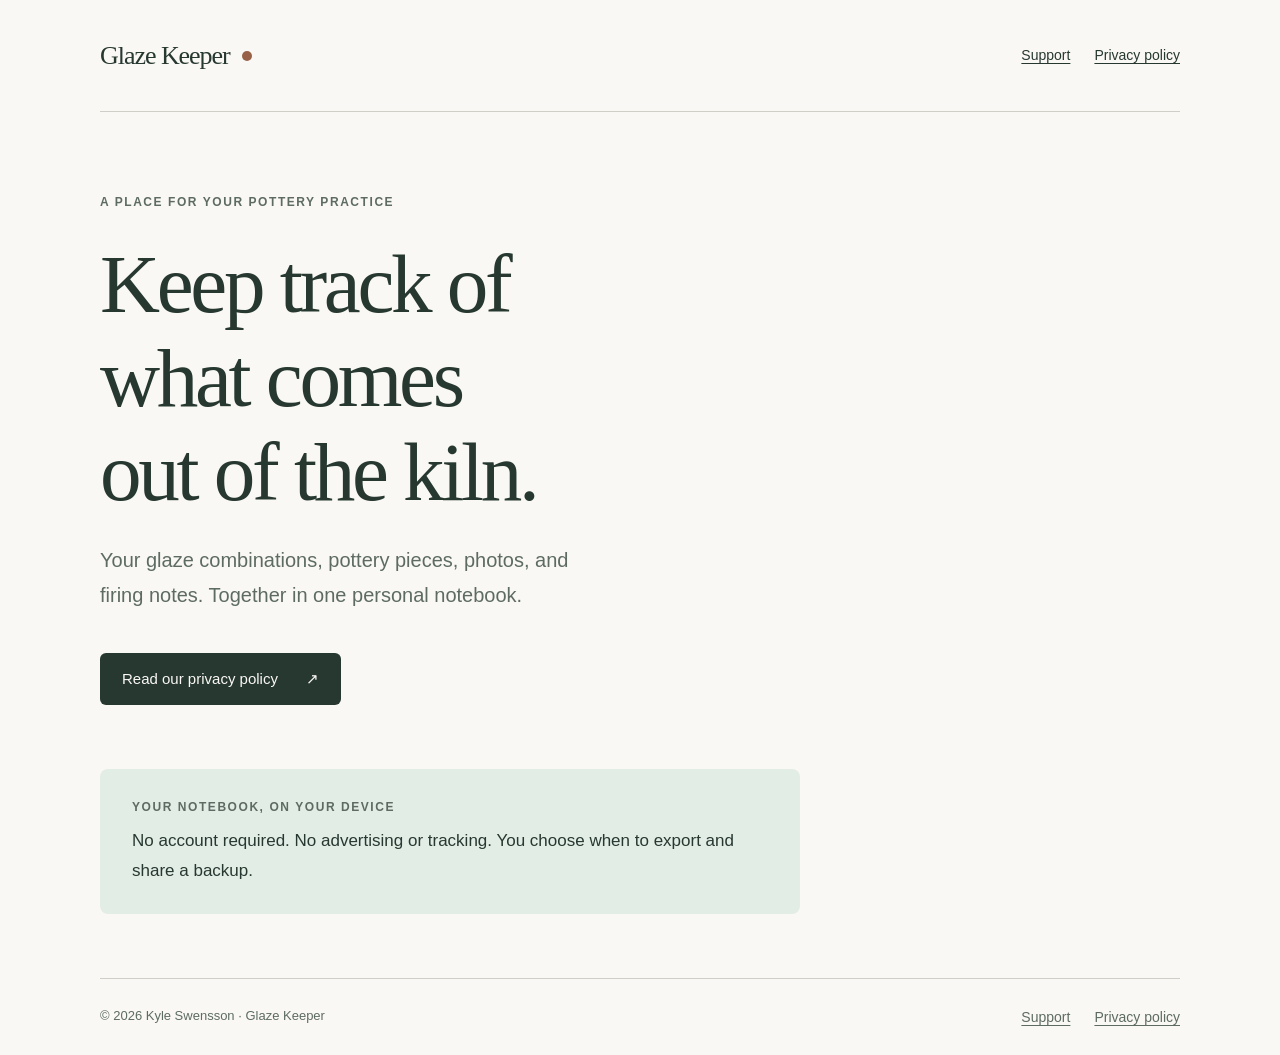
<file: index.html>
<!doctype html>
<html lang="en">
<head>
  <meta charset="utf-8">
  <meta name="viewport" content="width=device-width, initial-scale=1">
  <meta name="description" content="Glaze Keeper, a personal pottery notebook for glaze combinations, pieces, and firing results. Read our privacy policy.">
  <meta name="theme-color" content="#273831">
  <title>Glaze Keeper — Your pottery notebook</title>
  <link rel="stylesheet" href="assets/styles.css">
</head>
<body>
  <a class="skip-link" href="#main">Skip to content</a>
  <header class="site-header wrap">
    <a class="brand" href="index.html" aria-label="Glaze Keeper home">Glaze Keeper<span class="brand-dot" aria-hidden="true"></span></a>
    <nav aria-label="Main navigation"><a href="support/index.html">Support</a><a href="privacy/index.html">Privacy policy</a></nav>
  </header>
  <main id="main" class="wrap home">
    <div class="eyebrow">A place for your pottery practice</div>
    <h1>Keep track of<br>what comes<br>out of the kiln.</h1>
    <p class="intro">Your glaze combinations, pottery pieces, photos, and firing notes. Together in one personal notebook.</p>
    <a class="button" href="privacy/index.html">Read our privacy policy <span aria-hidden="true">↗</span></a>
    <aside class="note" aria-label="Privacy at a glance">
      <span class="eyebrow">Your notebook, on your device</span>
      <p>No account required. No advertising or tracking. You choose when to export and share a backup.</p>
    </aside>
  </main>
  <footer class="site-footer wrap"><span>© 2026 Kyle Swensson · Glaze Keeper</span><nav aria-label="Footer navigation"><a href="support/index.html">Support</a><a href="privacy/index.html">Privacy policy</a></nav></footer>
</body>
</html>
</file>
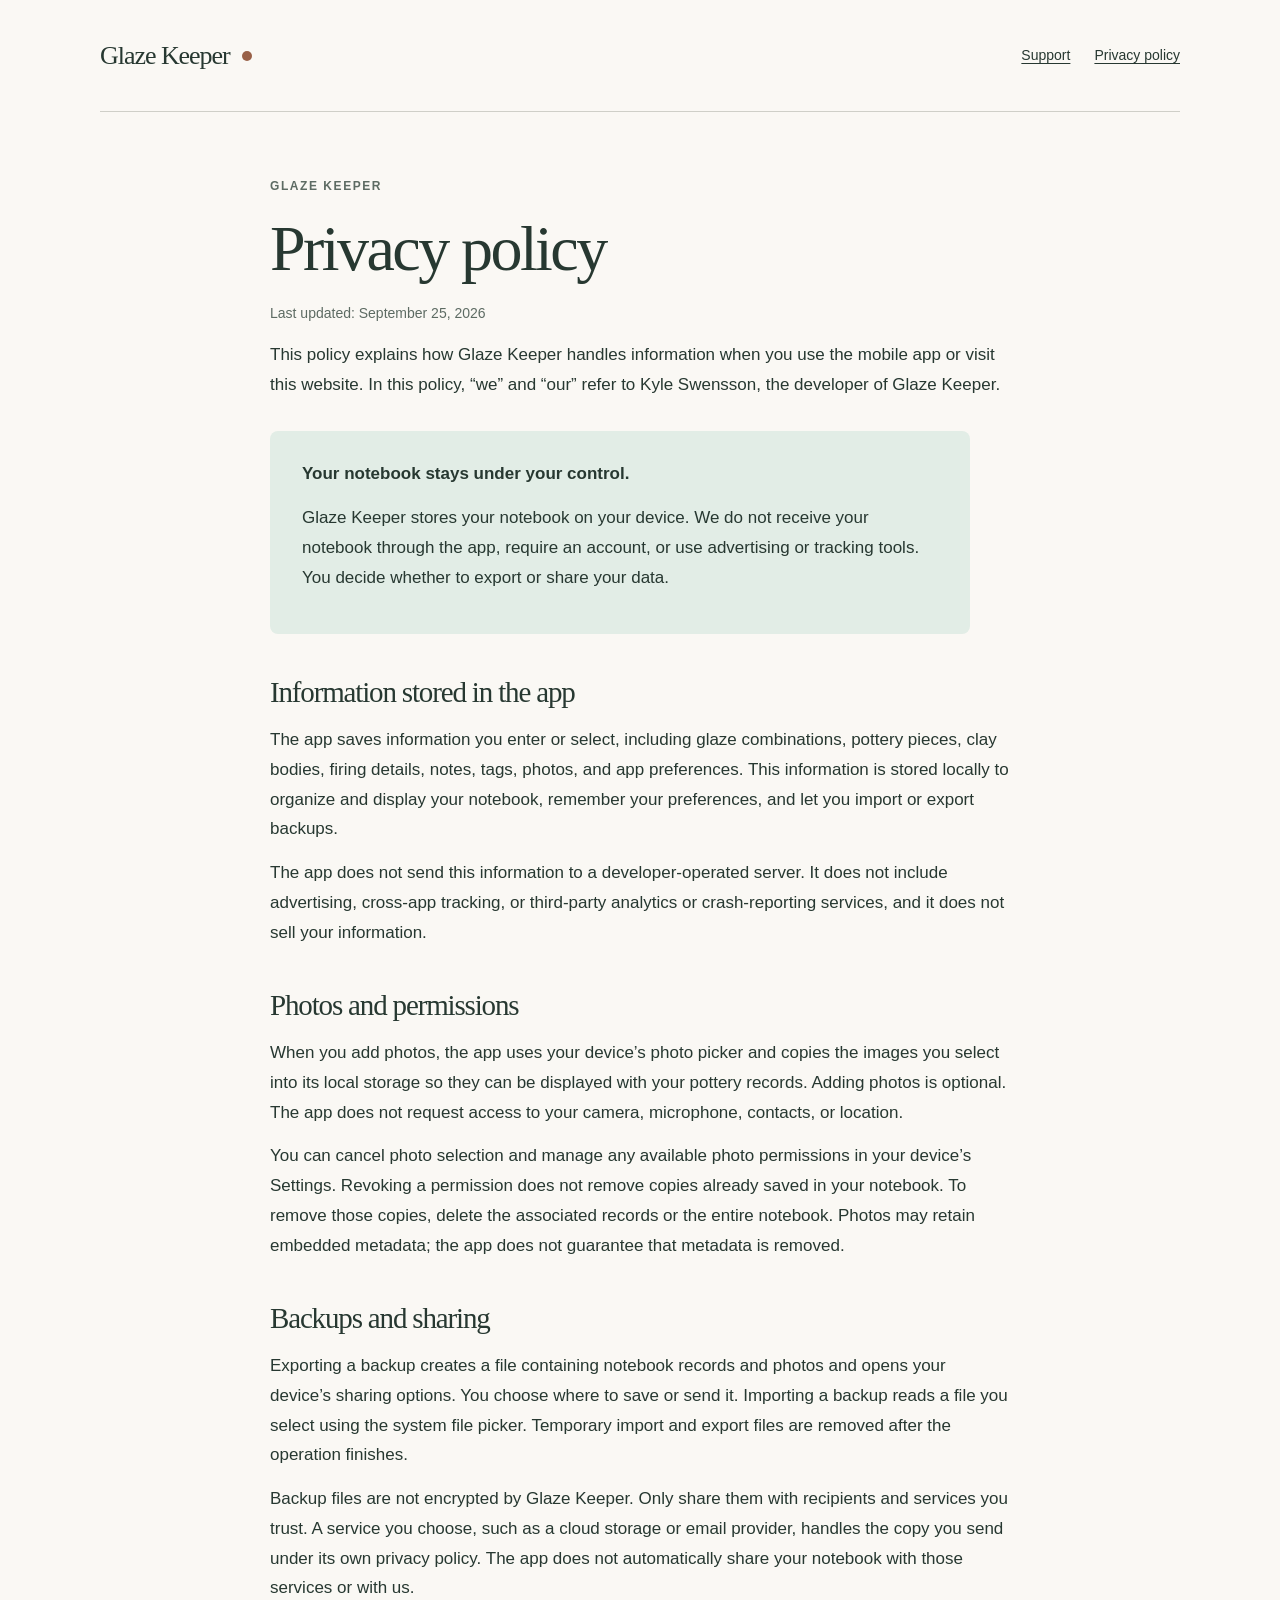
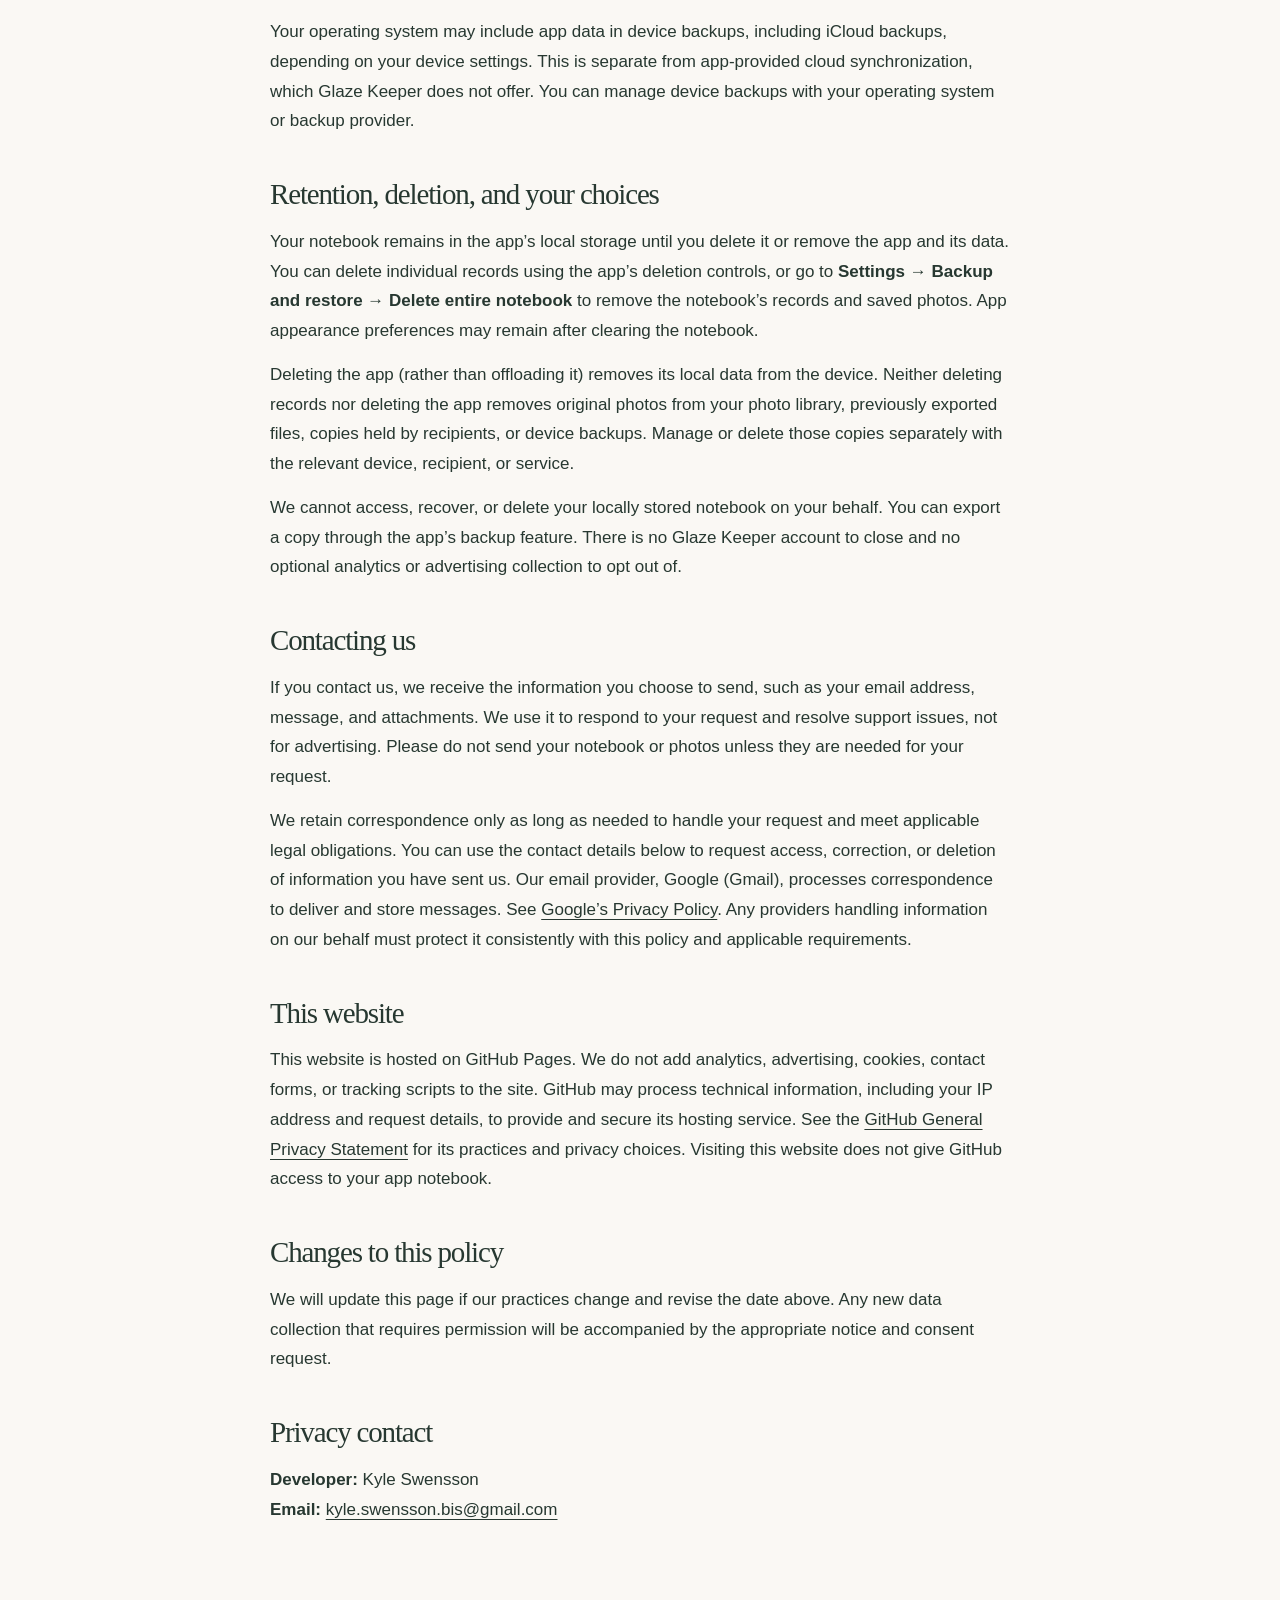
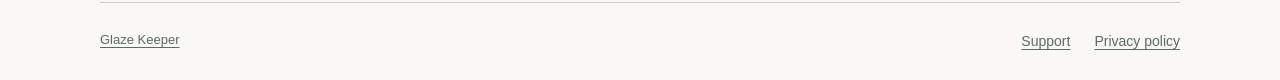
<file: privacy/index.html>
<!doctype html>
<html lang="en">
<head>
  <meta charset="utf-8">
  <meta name="viewport" content="width=device-width, initial-scale=1">
  <meta name="description" content="How Glaze Keeper handles your notebook, photos, backups, and privacy choices.">
  <meta name="theme-color" content="#273831">
  <title>Privacy policy — Glaze Keeper</title>
  <link rel="stylesheet" href="../assets/styles.css">
</head>
<body>
  <a class="skip-link" href="#main">Skip to content</a>
  <header class="site-header wrap">
    <a class="brand" href="../index.html" aria-label="Glaze Keeper home">Glaze Keeper<span class="brand-dot" aria-hidden="true"></span></a>
    <nav aria-label="Main navigation"><a href="../support/index.html">Support</a><a href="index.html" aria-current="page">Privacy policy</a></nav>
  </header>
  <main id="main" class="wrap policy">
    <div class="eyebrow">Glaze Keeper</div>
    <h1>Privacy policy</h1>
    <p class="updated">Last updated: <time datetime="2026-09-25">September 25, 2026</time></p>
    <p>This policy explains how Glaze Keeper handles information when you use the mobile app or visit this website. In this policy, “we” and “our” refer to Kyle Swensson, the developer of Glaze Keeper.</p>
    <aside class="note" aria-label="Policy summary">
      <strong>Your notebook stays under your control.</strong>
      <p>Glaze Keeper stores your notebook on your device. We do not receive your notebook through the app, require an account, or use advertising or tracking tools. You decide whether to export or share your data.</p>
    </aside>
    <h2>Information stored in the app</h2>
    <p>The app saves information you enter or select, including glaze combinations, pottery pieces, clay bodies, firing details, notes, tags, photos, and app preferences. This information is stored locally to organize and display your notebook, remember your preferences, and let you import or export backups.</p>
    <p>The app does not send this information to a developer-operated server. It does not include advertising, cross-app tracking, or third-party analytics or crash-reporting services, and it does not sell your information.</p>
    <h2>Photos and permissions</h2>
    <p>When you add photos, the app uses your device’s photo picker and copies the images you select into its local storage so they can be displayed with your pottery records. Adding photos is optional. The app does not request access to your camera, microphone, contacts, or location.</p>
    <p>You can cancel photo selection and manage any available photo permissions in your device’s Settings. Revoking a permission does not remove copies already saved in your notebook. To remove those copies, delete the associated records or the entire notebook. Photos may retain embedded metadata; the app does not guarantee that metadata is removed.</p>
    <h2>Backups and sharing</h2>
    <p>Exporting a backup creates a file containing notebook records and photos and opens your device’s sharing options. You choose where to save or send it. Importing a backup reads a file you select using the system file picker. Temporary import and export files are removed after the operation finishes.</p>
    <p>Backup files are not encrypted by Glaze Keeper. Only share them with recipients and services you trust. A service you choose, such as a cloud storage or email provider, handles the copy you send under its own privacy policy. The app does not automatically share your notebook with those services or with us.</p>
    <p>Your operating system may include app data in device backups, including iCloud backups, depending on your device settings. This is separate from app-provided cloud synchronization, which Glaze Keeper does not offer. You can manage device backups with your operating system or backup provider.</p>
    <h2>Retention, deletion, and your choices</h2>
    <p>Your notebook remains in the app’s local storage until you delete it or remove the app and its data. You can delete individual records using the app’s deletion controls, or go to <strong>Settings → Backup and restore → Delete entire notebook</strong> to remove the notebook’s records and saved photos. App appearance preferences may remain after clearing the notebook.</p>
    <p>Deleting the app (rather than offloading it) removes its local data from the device. Neither deleting records nor deleting the app removes original photos from your photo library, previously exported files, copies held by recipients, or device backups. Manage or delete those copies separately with the relevant device, recipient, or service.</p>
    <p>We cannot access, recover, or delete your locally stored notebook on your behalf. You can export a copy through the app’s backup feature. There is no Glaze Keeper account to close and no optional analytics or advertising collection to opt out of.</p>
    <h2>Contacting us</h2>
    <p>If you contact us, we receive the information you choose to send, such as your email address, message, and attachments. We use it to respond to your request and resolve support issues, not for advertising. Please do not send your notebook or photos unless they are needed for your request.</p>
    <p>We retain correspondence only as long as needed to handle your request and meet applicable legal obligations. You can use the contact details below to request access, correction, or deletion of information you have sent us. Our email provider, Google (Gmail), processes correspondence to deliver and store messages. See <a href="https://policies.google.com/privacy">Google’s Privacy Policy</a>. Any providers handling information on our behalf must protect it consistently with this policy and applicable requirements.</p>
    <h2>This website</h2>
    <p>This website is hosted on GitHub Pages. We do not add analytics, advertising, cookies, contact forms, or tracking scripts to the site. GitHub may process technical information, including your IP address and request details, to provide and secure its hosting service. See the <a href="https://docs.github.com/en/site-policy/privacy-policies/github-general-privacy-statement">GitHub General Privacy Statement</a> for its practices and privacy choices. Visiting this website does not give GitHub access to your app notebook.</p>
    <h2>Changes to this policy</h2>
    <p>We will update this page if our practices change and revise the date above. Any new data collection that requires permission will be accompanied by the appropriate notice and consent request.</p>
    <h2>Privacy contact</h2>
    <p><strong>Developer:</strong> Kyle Swensson<br>
    <strong>Email:</strong> <a href="mailto:kyle.swensson.bis@gmail.com">kyle.swensson.bis@gmail.com</a></p>
  </main>
  <footer class="site-footer wrap"><a href="../index.html">Glaze Keeper</a><nav aria-label="Footer navigation"><a href="../support/index.html">Support</a><a href="index.html" aria-current="page">Privacy policy</a></nav></footer>
</body>
</html>
</file>
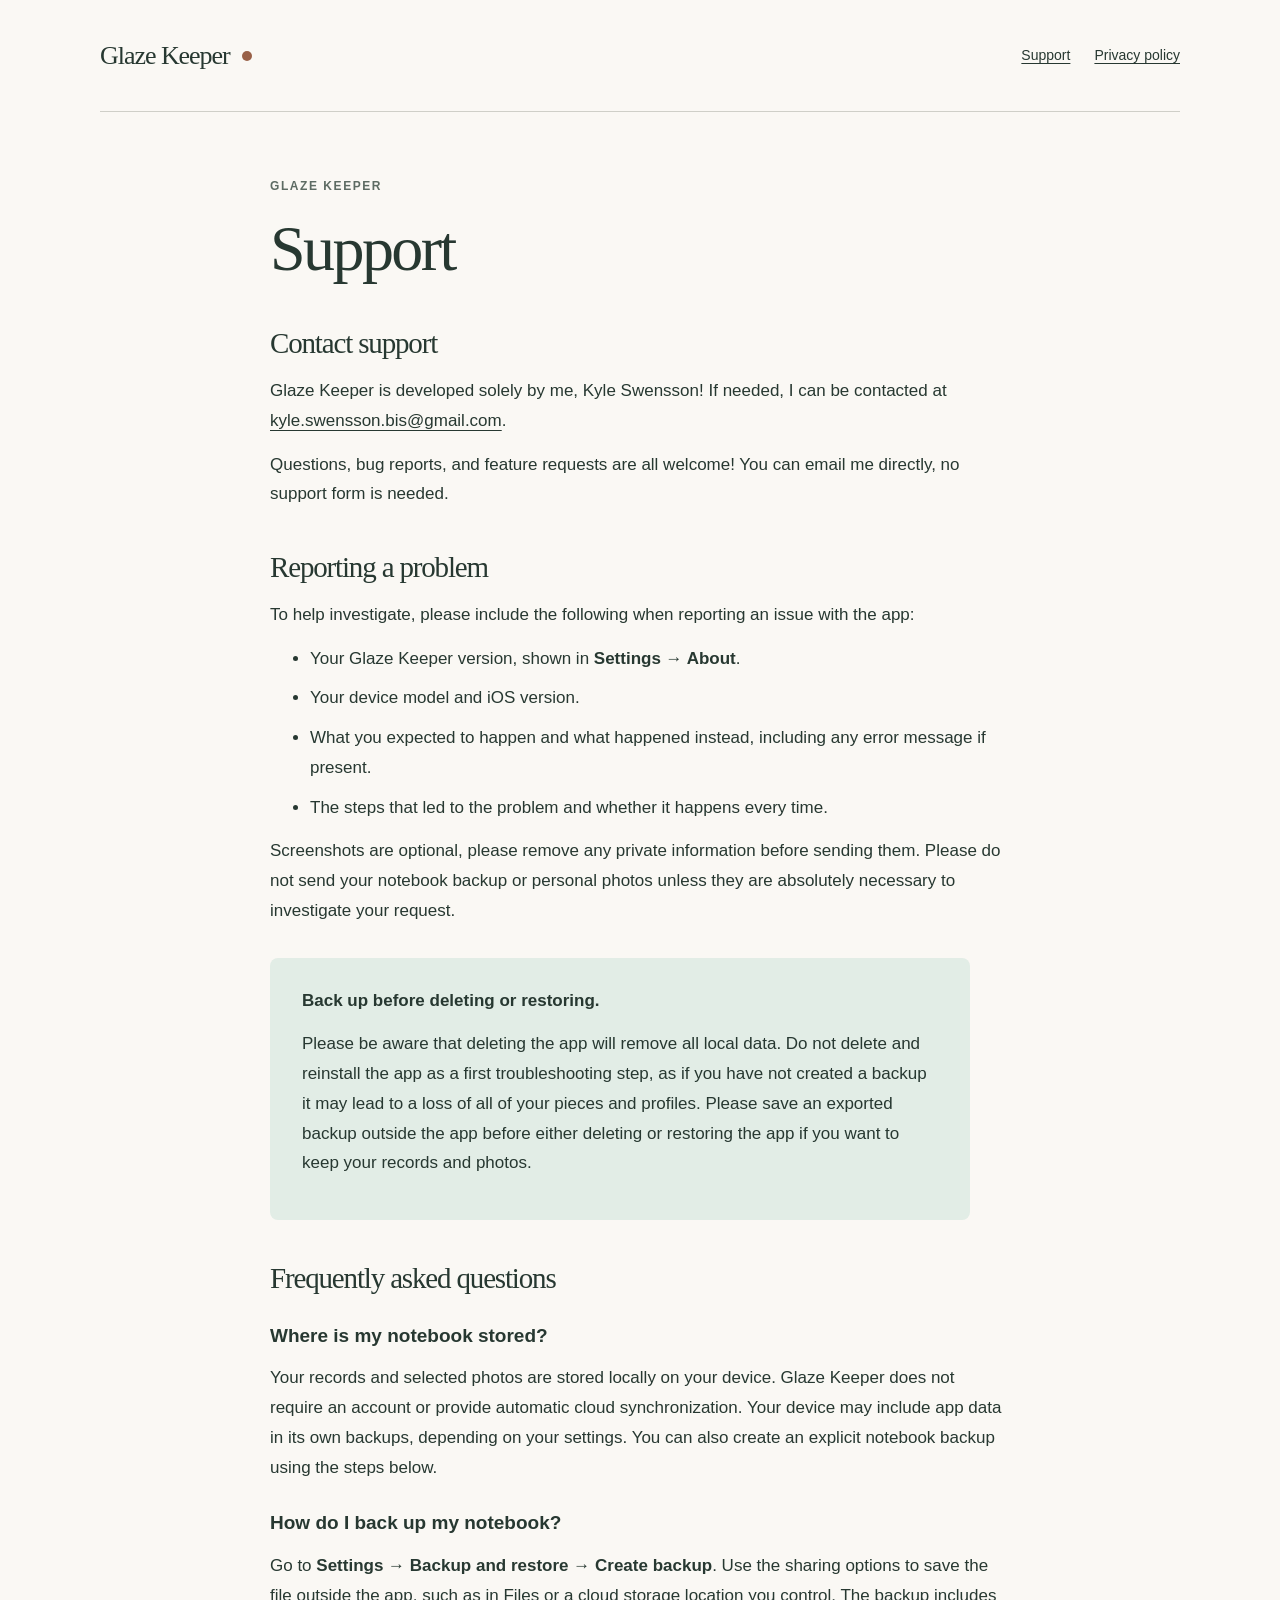
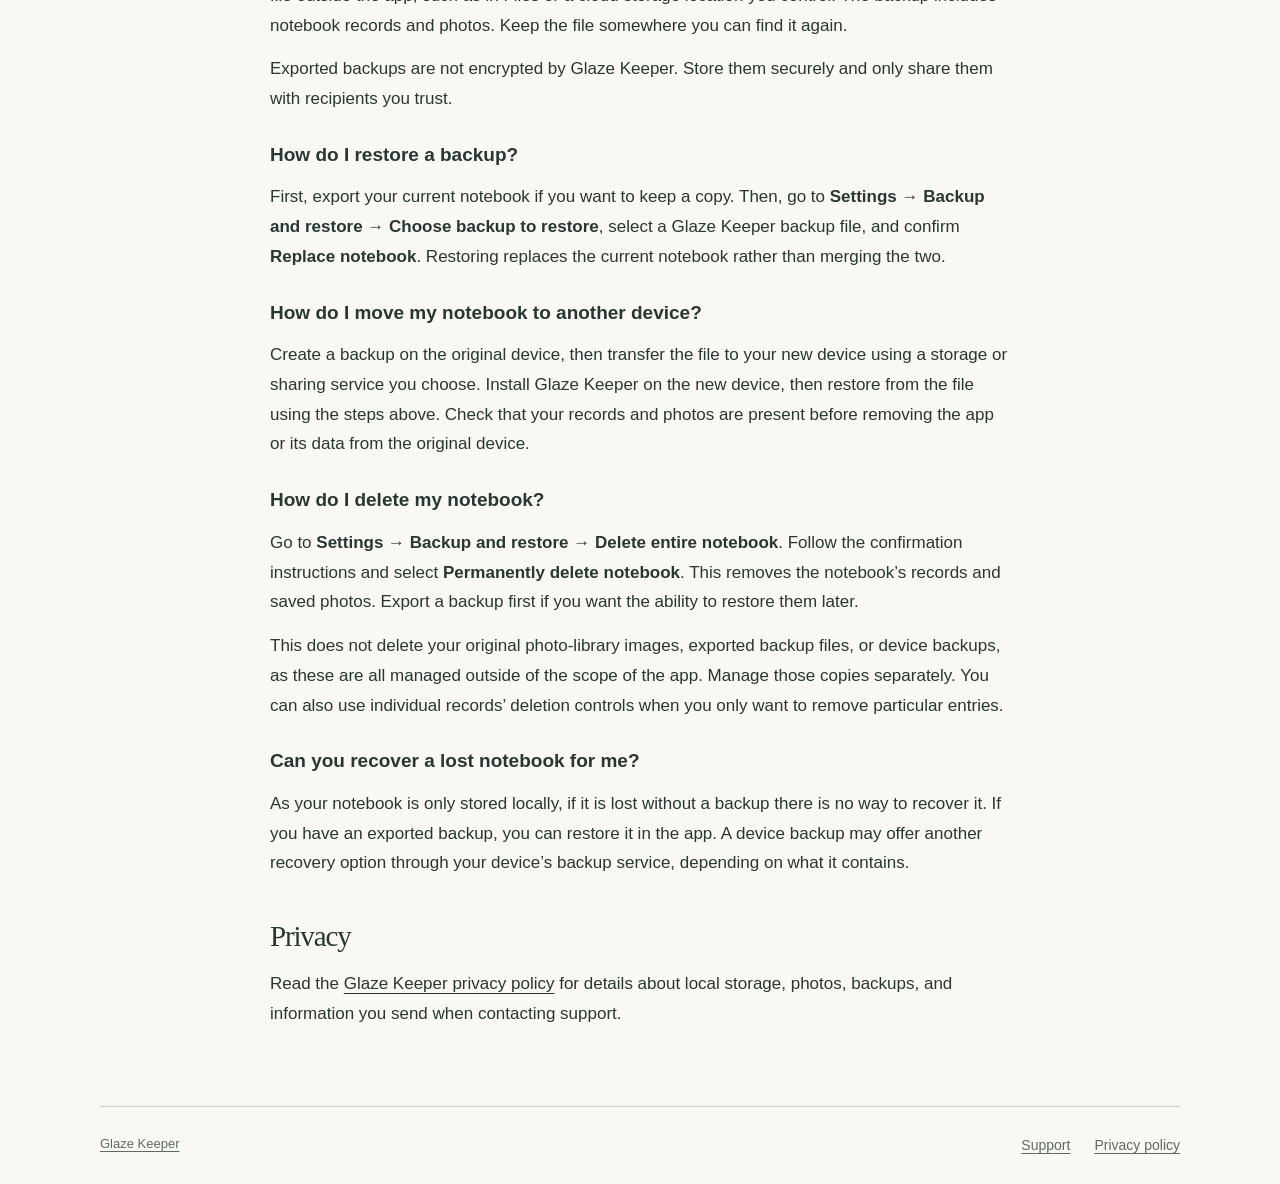
<file: support/index.html>
<!doctype html>
<html lang="en">
<head>
  <meta charset="utf-8">
  <meta name="viewport" content="width=device-width, initial-scale=1">
  <meta name="description" content="Get support for Glaze Keeper. Contact the developer, report a problem, and learn how to back up, restore, move, or delete your notebook.">
  <meta name="theme-color" content="#273831">
  <title>Support — Glaze Keeper</title>
  <link rel="stylesheet" href="../assets/styles.css">
</head>
<body>
  <a class="skip-link" href="#main">Skip to content</a>
  <header class="site-header wrap">
    <a class="brand" href="../index.html" aria-label="Glaze Keeper home">Glaze Keeper<span class="brand-dot" aria-hidden="true"></span></a>
    <nav aria-label="Main navigation"><a href="index.html" aria-current="page">Support</a><a href="../privacy/index.html">Privacy policy</a></nav>
  </header>
  <main id="main" class="wrap policy">
    <div class="eyebrow">Glaze Keeper</div>
    <h1>Support</h1>
    <section aria-labelledby="contact">
      <h2 id="contact">Contact support</h2>
      <p>Glaze Keeper is developed solely by me, Kyle Swensson! If needed, I can be contacted at <a href="mailto:kyle.swensson.bis@gmail.com?subject=Glaze%20Keeper%20support">kyle.swensson.bis@gmail.com</a>.</p>
      <p>Questions, bug reports, and feature requests are all welcome! You can email me directly, no support form is needed.</p>
    </section>

    <section aria-labelledby="report">
      <h2 id="report">Reporting a problem</h2>
      <p>To help investigate, please include the following when reporting an issue with the app:</p>
      <ul>
        <li>Your Glaze Keeper version, shown in <strong>Settings → About</strong>.</li>
        <li>Your device model and iOS version.</li>
        <li>What you expected to happen and what happened instead, including any error message if present.</li>
        <li>The steps that led to the problem and whether it happens every time.</li>
      </ul>
      <p>Screenshots are optional, please remove any private information before sending them. Please do not send your notebook backup or personal photos unless they are absolutely necessary to investigate your request.</p>
    </section>

    <aside class="note" aria-label="Protect your notebook">
      <strong>Back up before deleting or restoring.</strong>
      <p> Please be aware that deleting the app will remove all local data. Do not delete and reinstall the app as a first troubleshooting step, as if you have not created a backup it may lead to a loss of all of your pieces and profiles. Please save an exported backup outside the app before either deleting or restoring the app if you want to keep your records and photos.</p>
    </aside>

    <section aria-labelledby="faq">
      <h2 id="faq">Frequently asked questions</h2>
      <h3>Where is my notebook stored?</h3>
      <p>Your records and selected photos are stored locally on your device. Glaze Keeper does not require an account or provide automatic cloud synchronization. Your device may include app data in its own backups, depending on your settings. You can also create an explicit notebook backup using the steps below.</p>

      <h3>How do I back up my notebook?</h3>
      <p>Go to <strong>Settings → Backup and restore → Create backup</strong>. Use the sharing options to save the file outside the app, such as in Files or a cloud storage location you control. The backup includes notebook records and photos. Keep the file somewhere you can find it again.</p>
      <p>Exported backups are not encrypted by Glaze Keeper. Store them securely and only share them with recipients you trust.</p>

      <h3>How do I restore a backup?</h3>
      <p>First, export your current notebook if you want to keep a copy. Then, go to <strong>Settings → Backup and restore → Choose backup to restore</strong>, select a Glaze Keeper backup file, and confirm <strong>Replace notebook</strong>. Restoring replaces the current notebook rather than merging the two.</p>

      <h3>How do I move my notebook to another device?</h3>
      <p>Create a backup on the original device, then transfer the file to your new device using a storage or sharing service you choose. Install Glaze Keeper on the new device, then restore from the file using the steps above. Check that your records and photos are present before removing the app or its data from the original device.</p>

      <h3>How do I delete my notebook?</h3>
      <p>Go to <strong>Settings → Backup and restore → Delete entire notebook</strong>. Follow the confirmation instructions and select <strong>Permanently delete notebook</strong>. This removes the notebook’s records and saved photos. Export a backup first if you want the ability to restore them later.</p>
      <p>This does not delete your original photo-library images, exported backup files, or device backups, as these are all managed outside of the scope of the app. Manage those copies separately. You can also use individual records’ deletion controls when you only want to remove particular entries.</p>

      <h3>Can you recover a lost notebook for me?</h3>
      <p>As your notebook is only stored locally, if it is lost without a backup there is no way to recover it. If you have an exported backup, you can restore it in the app. A device backup may offer another recovery option through your device’s backup service, depending on what it contains.</p>
    </section>

    <section aria-labelledby="privacy">
      <h2 id="privacy">Privacy</h2>
      <p>Read the <a href="../privacy/index.html">Glaze Keeper privacy policy</a> for details about local storage, photos, backups, and information you send when contacting support.</p>
    </section>
  </main>
  <footer class="site-footer wrap"><a href="../index.html">Glaze Keeper</a><nav aria-label="Footer navigation"><a href="index.html" aria-current="page">Support</a><a href="../privacy/index.html">Privacy policy</a></nav></footer>
</body>
</html>
</file>
<file: assets/styles.css>
:root {
  color-scheme: light;
  --paper: #faf8f4;
  --ink: #273831;
  --muted: #5d6b63;
  --sage: #e2ede6;
  --line: #cfcfc8;
  --clay: #986047;
  font-family: -apple-system, BlinkMacSystemFont, "Segoe UI", sans-serif;
  color: var(--ink);
  background: var(--paper);
  font-synthesis: none;
}
* { box-sizing: border-box; }
body { margin: 0; font-size: 17px; line-height: 1.75; }
a { color: inherit; text-underline-offset: .22em; }
a:hover { color: var(--clay); }
a:focus-visible { outline: 3px solid var(--clay); outline-offset: 5px; }
.wrap { width: min(1080px, calc(100% - 64px)); margin-inline: auto; }
.site-header { display: flex; align-items: center; justify-content: space-between; gap: 24px; min-height: 112px; border-bottom: 1px solid var(--line); }
.brand { display: inline-flex; align-items: center; gap: 12px; font-family: Georgia, serif; font-size: 26px; text-decoration: none; letter-spacing: -.04em; }
.brand-dot { width: 10px; height: 10px; border-radius: 50%; background: var(--clay); }
nav { display: flex; flex-wrap: wrap; gap: 12px 24px; font-size: 14px; }
nav a { white-space: nowrap; }
.eyebrow { display: block; font-size: 12px; font-weight: 650; letter-spacing: .13em; text-transform: uppercase; color: var(--muted); }
h1, h2 { font-family: Georgia, "Times New Roman", serif; font-weight: 400; line-height: 1.13; letter-spacing: -.04em; }
.home { padding-block: 80px 64px; }
.home h1 { font-size: clamp(48px, 6.5vw, 84px); margin: 24px 0; }
.intro { max-width: 510px; font-size: 20px; color: var(--muted); }
.button { display: inline-flex; align-items: center; gap: 28px; background: var(--ink); color: var(--paper); padding: 13px 22px; border-radius: 6px; text-decoration: none; margin-top: 20px; font-size: 15px; }
.button:hover { background: #3d5549; color: white; }
.note { margin-top: 64px; padding: 28px 32px; background: var(--sage); border-radius: 8px; max-width: 700px; }
.note p { margin: 8px 0 0; }
.site-footer { display: flex; flex-wrap: wrap; justify-content: space-between; gap: 16px; padding-block: 26px; border-top: 1px solid var(--line); color: var(--muted); font-size: 13px; }
.policy { max-width: 740px; padding-block: 64px; }
.policy h1 { font-size: clamp(44px, 6vw, 64px); margin: 16px 0; }
.policy h2 { font-size: 29px; margin: 42px 0 16px; }
.policy h3 { font-size: 19px; line-height: 1.4; margin: 28px 0 12px; }
.policy p, .policy ul { margin-block: 14px; }
.policy li + li { margin-top: 10px; }
.policy .note { margin: 32px 0; }
.updated { color: var(--muted); font-size: 14px; }
.policy a { overflow-wrap: anywhere; }
.skip-link { position: absolute; top: -100px; left: 16px; background: var(--ink); color: white; padding: 10px 20px; z-index: 1; }
.skip-link:focus { top: 16px; }
@media (max-width: 560px) {
  .wrap { width: calc(100% - 40px); }
  .site-header { min-height: 90px; gap: 12px; flex-wrap: wrap; padding-block: 20px; }
  .brand { font-size: 23px; gap: 8px; }
  nav { font-size: 13px; }
  .home, .policy { padding-block: 44px; }
  .intro { font-size: 18px; }
  .note { padding: 22px; margin-top: 44px; }
}
@media print {
  body { background: white; color: black; font-size: 11pt; }
  .wrap { width: 100%; }
  .site-header, .site-footer, .skip-link { display: none; }
  .policy { max-width: none; padding: 0; }
  .policy h2 { break-after: avoid; }
  .note { background: none; border: 1px solid #999; }
}
</file>
